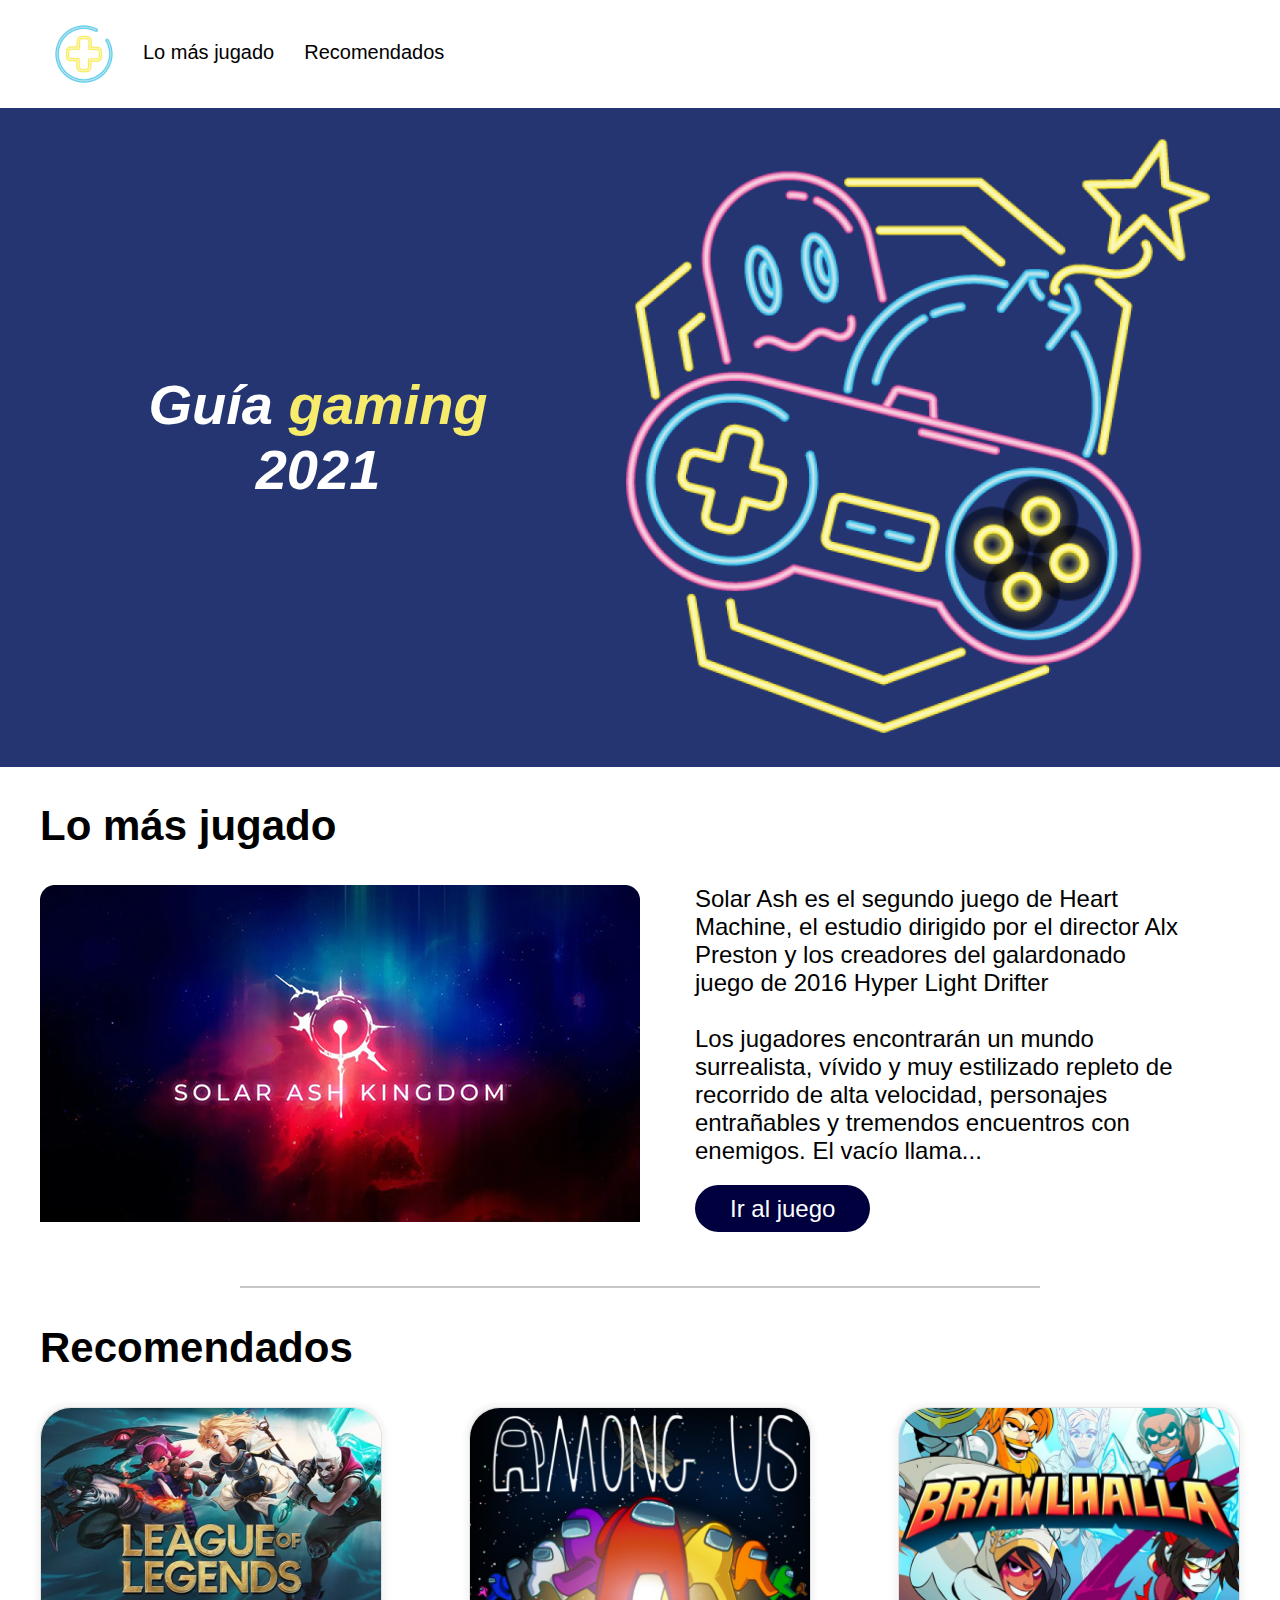
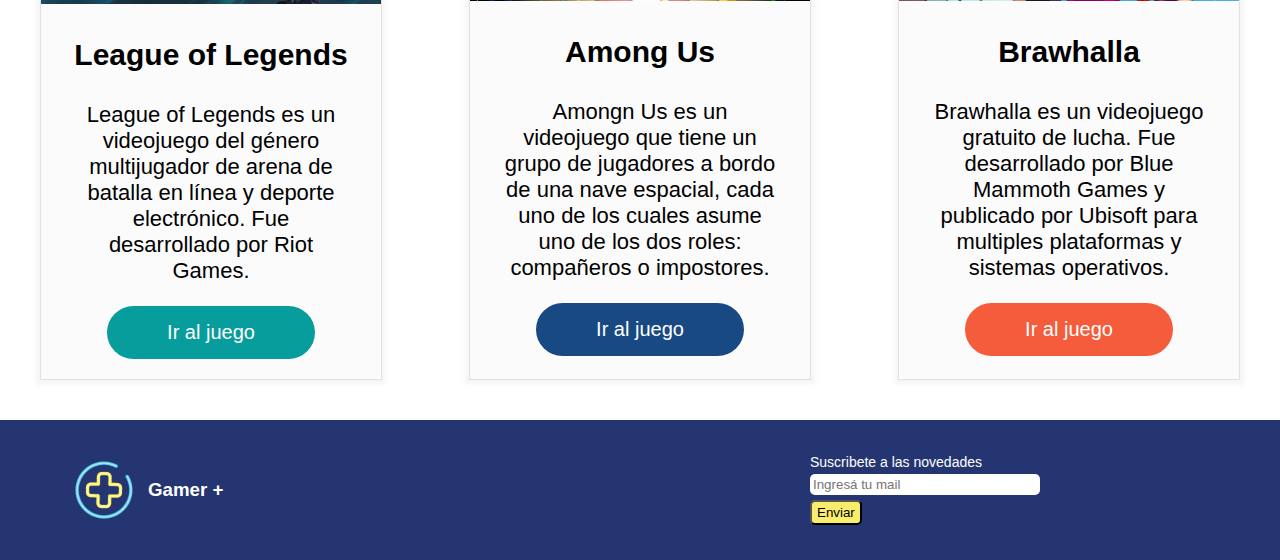
<file: Ejercicio Pag Web/index.html>
<!DOCTYPE html>
<html lang="es">
<head>
    <meta charset="UTF-8">
    <meta http-equiv="X-UA-Compatible" content="IE=edge">
    <meta name="viewport" content="width=device-width, initial-scale=1.0">
    <title>Gamer +</title>
    <link rel="stylesheet" href="style.css">
    <link rel="icon" href="img/logo.png">
    </head>
<body>
    <header>
        <nav>
            <div class="container menu">
                <img src="img/logo.png" alt="Logo Gamer Plus">
                <ul>
                    <li>
                        <a href="">Lo más jugado</a>
                    </li>
                    <li>
                        <a href="">Recomendados</a>
                    </li>
                </ul>
            </div>
        </nav>
        <div class="container">
            <div class="header-content">
                <div class="header-title">
                    <h1>Guía <span class="span-h1">gaming</span> 2021</h1>
                </div>
                <div class="header-image">
                    <img src="img/principal.png" alt="joystick, bomba y fantasmita">
                </div>
            </div>
        </div>
    </header>

    <main>
        <section>
            <div class="container">
                <h2>Lo más jugado</h2>
                <div class="mostplay">
                    <div class="mostplay-image">
                        <img src="img/solar-ash.png" alt="logo solar-ash kindom">
                    </div>
                    <div class="mostplay-content">
                        <p>Solar Ash es el segundo juego de Heart Machine, el estudio dirigido por el director Alx Preston y los creadores del galardonado juego de 2016 Hyper Light Drifter <br> <br>Los jugadores encontrarán un mundo surrealista, vívido y muy estilizado repleto de recorrido de alta velocidad, personajes entrañables y tremendos encuentros con enemigos. El vacío llama... </p>
                        <a href="#">Ir al juego</a>
                    </div>
                </div>     
            </div>
        <div class="linea"></div>

        </section>

        <section>
            <div class="container">
                <h2>Recomendados</h2>
                <div class="recommended">
                    <div class="card">
                        <img src="img/lol.png" alt="Logo de League of Legends">
                        <div class="card-info">
                          <h3>League of Legends</h3>
                          <p>League of Legends es un videojuego del género multijugador de arena de batalla en línea y deporte electrónico. Fue desarrollado por Riot Games.</p>
                          <a class="button b-verdeagua" href="#" target="_blank">Ir al juego</a>
                        </div>
                      </div>
                      <div class="card">
                        <img src="img/among_us.png" alt="Logo de Amongn Us">
                        <div class="card-info">
                          <h3>Among Us</h3>
                          <p>Amongn Us es un videojuego que tiene un grupo de jugadores a bordo de una nave espacial, cada uno de los cuales asume uno de los dos roles: compañeros o impostores.</p>
                          <a class="button b-azul" href="#" target="_blank">Ir al juego</a>
                        </div>
                      </div>
                      <div class="card">
                        <img src="img/brawhalla.png" alt="Logo de Brawhalla">
                        <div class="card-info">
                          <h3>Brawhalla</h3>
                          <p>Brawhalla es un videojuego gratuito de lucha. Fue desarrollado por Blue Mammoth Games y publicado por Ubisoft para multiples plataformas y sistemas operativos.</p>
                          <a class="button b-rojo" href="#" target="_blank">Ir al juego</a>
                        </div>
                      </div>
                </div>
            </div>
        </section>
    </main>

    <footer>
        <div class="container pie-de-pag">
            <div class="footer-left">
                <img src="img/logo.png" alt="Logo Gamer Plus">
                <h3>Gamer +</h3>
            </div>
            <div class="footer-right">
                <div class="email-subscription">
                    <h4>Suscribete a las novedades</h4>
                    <input type="text" name="mail" value="" placeholder="Ingresá tu mail">
                    <button class="b-enviar">Enviar</button>
                </div>
                
            </div>
        </div>
        
    </footer>
</body>
</html>
</file>
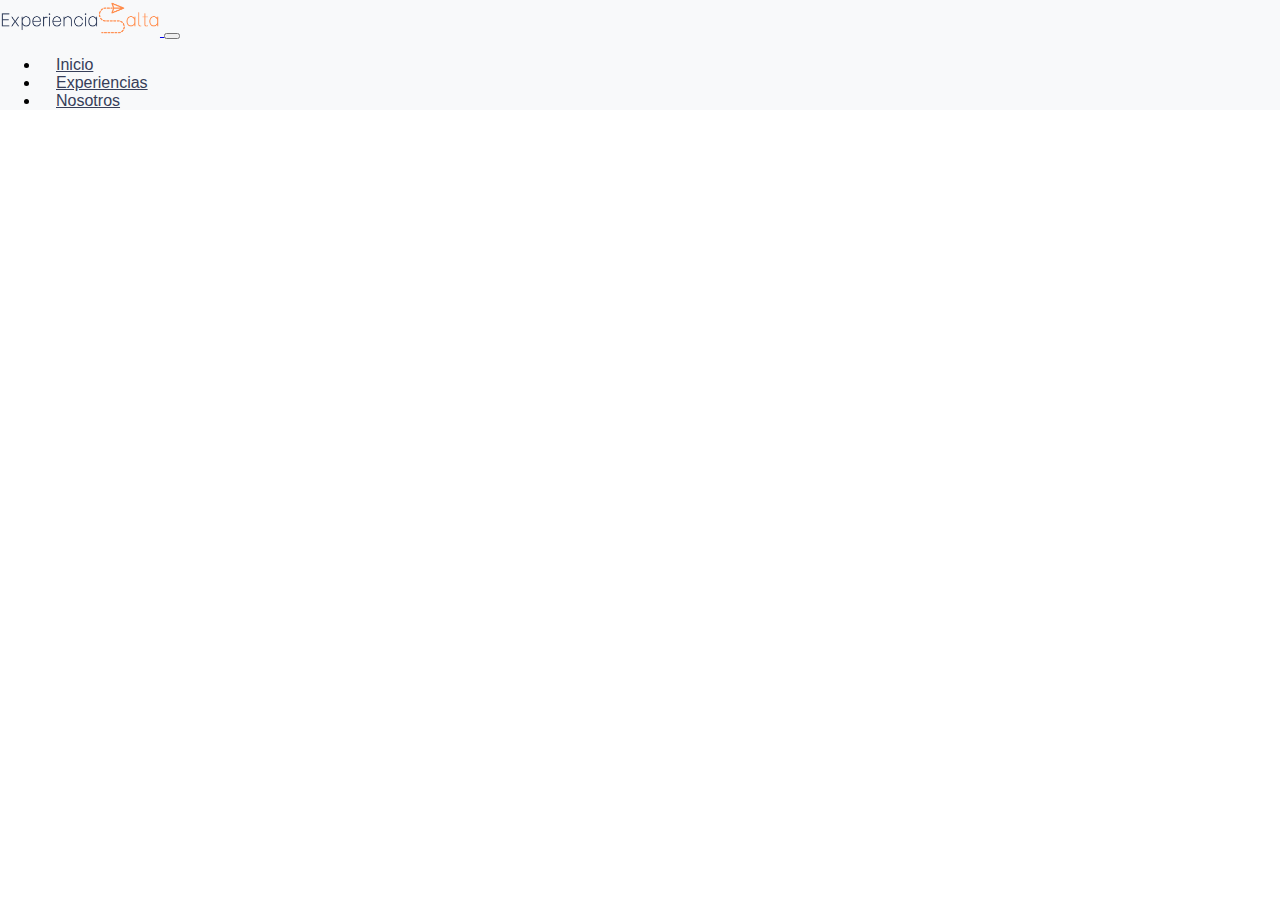
<file: Experiencia Salta/experiencias.html>
<!DOCTYPE html>
<html lang="es">
<head>
    <meta charset="UTF-8">
    <meta http-equiv="X-UA-Compatible" content="IE=edge">
    <meta name="viewport" content="width=device-width, initial-scale=1.0">
    <link href="https://cdn.jsdelivr.net/npm/bootstrap@5.0.1/dist/css/bootstrap.min.css" rel="stylesheet" integrity="sha384-+0n0xVW2eSR5OomGNYDnhzAbDsOXxcvSN1TPprVMTNDbiYZCxYbOOl7+AMvyTG2x" crossorigin="anonymous">
    <script src="https://cdn.jsdelivr.net/npm/bootstrap@5.0.1/dist/js/bootstrap.bundle.min.js" integrity="sha384-gtEjrD/SeCtmISkJkNUaaKMoLD0//ElJ19smozuHV6z3Iehds+3Ulb9Bn9Plx0x4" crossorigin="anonymous"></script>
    <link rel="stylesheet" href="style.css">
    <link rel="icon" href="img/ES-logo-pequeño-fondo.png">
    <title>Experiencias</title>
</head>
<body>
<header>
      <div class="container">
        <nav class="navbar navbar-expand-lg navbar-light bg-light">
          <div class="container-fluid">
            <a class="navbar-brand" href="index.html">
              <img src="img/ExperienciaSalta-logo2.png" alt="logo Experiencia Salta">
            </a>
            <button class="navbar-toggler" type="button" data-bs-toggle="collapse" data-bs-target="#navbarTogglerDemo02" aria-controls="navbarTogglerDemo02" aria-expanded="false" aria-label="Toggle navigation">
              <span class="navbar-toggler-icon"></span>
            </button>
            <div class="collapse navbar-collapse" id="navbarTogglerDemo02">
              <ul class="navbar-nav ms-auto mb-2 mb-lg-0">
                <li class="nav-item">
                  <a class="nav-link active" aria-current="page" href="index.html">Inicio</a>
                </li>
                <li class="nav-item">
                  <a class="nav-link" href="experiencias.html">Experiencias</a>
                </li>
                <li class="nav-item">
                  <a class="nav-link" href="Nosotros.html" tabindex="-1" aria-disabled="true">Nosotros</a>
                </li>
              </ul>
            </div>
          </div>
        </nav>
      </div>
</header>
<main>
    <section></section>
    <section></section>
</main>
<footer>

</footer>
</body>
</html>
</file>
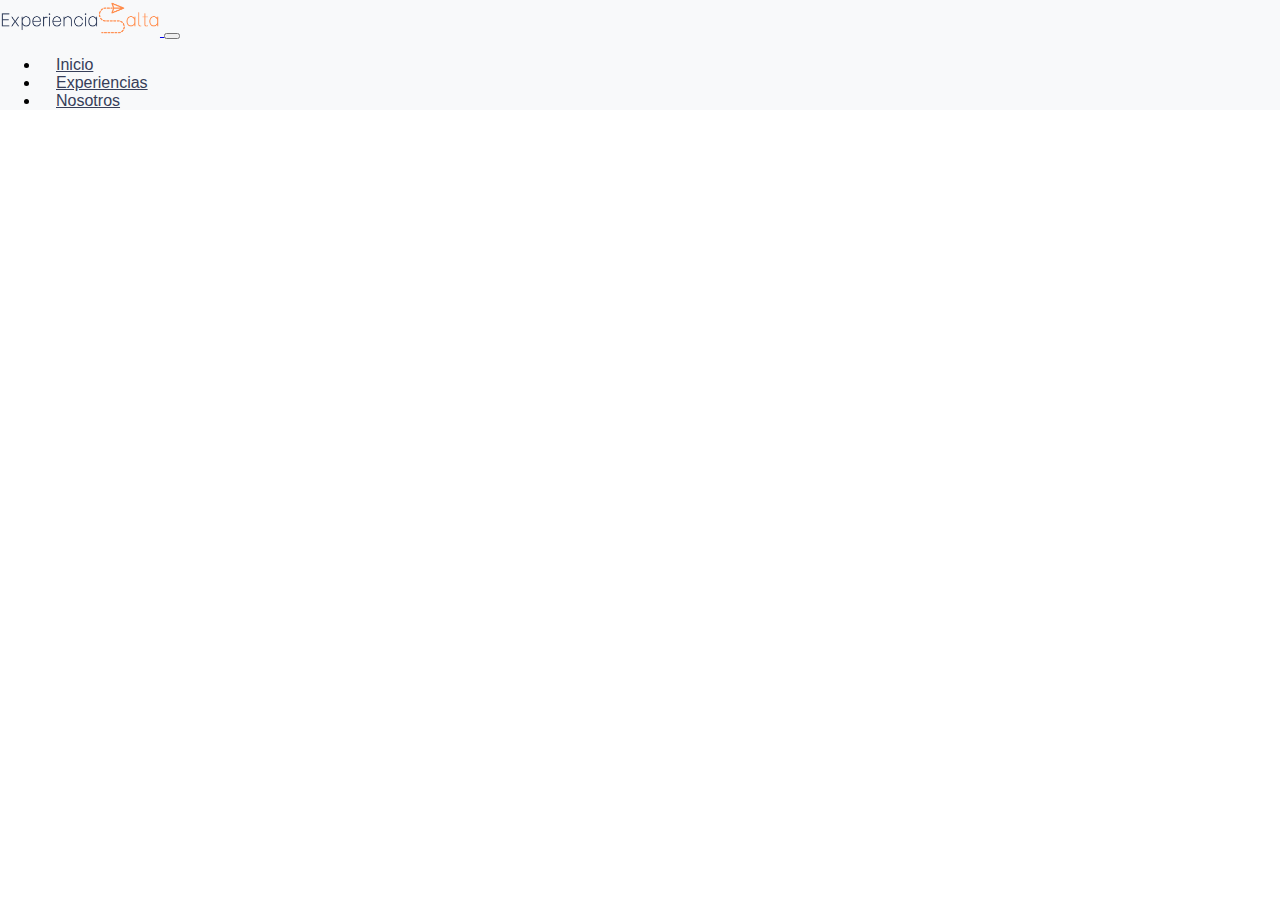
<file: Experiencia Salta/Nosotros.html>
<!DOCTYPE html>
<html lang="es">
<head>
    <meta charset="UTF-8">
    <meta http-equiv="X-UA-Compatible" content="IE=edge">
    <meta name="viewport" content="width=device-width, initial-scale=1.0">
    <link href="https://cdn.jsdelivr.net/npm/bootstrap@5.0.1/dist/css/bootstrap.min.css" rel="stylesheet" integrity="sha384-+0n0xVW2eSR5OomGNYDnhzAbDsOXxcvSN1TPprVMTNDbiYZCxYbOOl7+AMvyTG2x" crossorigin="anonymous">
    <script src="https://cdn.jsdelivr.net/npm/bootstrap@5.0.1/dist/js/bootstrap.bundle.min.js" integrity="sha384-gtEjrD/SeCtmISkJkNUaaKMoLD0//ElJ19smozuHV6z3Iehds+3Ulb9Bn9Plx0x4" crossorigin="anonymous"></script>
    <link rel="stylesheet" href="style.css">
    <link rel="icon" href="img/ES-logo-pequeño-fondo.png">
    <title>Nosotros</title>
</head>
<body>
  <header>
    <div class="container">
      <nav class="navbar navbar-expand-lg navbar-light bg-light">
        <div class="container-fluid">
          <a class="navbar-brand" href="index.html" >
            <img src="img/ExperienciaSalta-logo2.png" alt="logo Experiencia Salta">
          </a>
          <button class="navbar-toggler" type="button" data-bs-toggle="collapse" data-bs-target="#navbarTogglerDemo02" aria-controls="navbarTogglerDemo02" aria-expanded="false" aria-label="Toggle navigation">
            <span class="navbar-toggler-icon"></span>
          </button>
          <div class="collapse navbar-collapse" id="navbarTogglerDemo02">
            <ul class="navbar-nav ms-auto mb-2 mb-lg-0">
              <li class="nav-item">
                <a class="nav-link active" aria-current="page" href="index.html">Inicio</a>
              </li>
              <li class="nav-item">
                <a class="nav-link" href="experiencias.html">Experiencias</a>
              </li>
              <li class="nav-item">
                <a class="nav-link" href="Nosotros.html" tabindex="-1" aria-disabled="true">Nosotros</a>
              </li>
            </ul>
          </div>
        </div>
      </nav>
    </div>
  </header>
<main>
    <section></section>
    <section></section>
</main>
<footer>

</footer>
</body>
</html>
</file>
<file: Ejercicio Pag Web/style.css>
body{
    margin: 0;
    font-family: Roboto, Helvetica, sans-serif
}

header{
    background-color: #243572;
}

.container {
    max-width: 1200px;
    margin: 0 auto;
    
}

.menu {
    display: flex;
    padding: 10px;
}
.menu img{
    padding: 15px;
}

header nav{
    background-color: white;
}

nav ul {
    display: flex;
    list-style: none;
    padding: 0;
  }
nav ul a {
    display: inline-block;
    text-decoration: none;
    color: black;
    padding: 15px;
    font-size: 20px;
  }

.header-content{
    display: flex;
    align-items: center;
    justify-content: center;
}
.header-title{
    display: flex;
    justify-content: center;
    text-align: center;
    padding: 60px;
    max-width: 50%;
    font-style: italic;
    font-size: 28px;
    color: white;
}
.span-h1{
    color: #f6eb6b;
}
.header-image{
    justify-content: center;
    padding: 30px;
   }
.header-image img{
    max-width: 100%;
}

h2{
 font-size: 42px;
}
.mostplay{
    display: flex;
    padding: 0px 0px 40px 0px;
}
.mostplay p{
    margin: 0px 0px 30px 0px;
}
.mostplay-content{
    font-size: 24px;
    padding: 0px 55px 0px 55px;
}
.mostplay-content a{
    text-decoration: none;
    color: white;
    background-color: #00003e;
    border-radius: 30px;
    padding: 10px 35px;
    }
.linea{
    border-top: 2px solid rgb(199, 199, 199);
    height: 2px;   
    padding: 0;
    margin: 20px auto 0 auto;
    max-width: 800px;
}

.recommended {
    display: flex;
    justify-content: space-between;
    padding: 0px 0px 40px 0px;
}

.card {
    width: 340px;
    border: 1px solid rgba(0,0,0,0.1);
    background-color: #FBFBFB;
    border-radius: 30px 30px 0 0;
    text-align: center;
    box-shadow: 0px 0px 4px 4px rgba(168, 157, 157, 0.1);
    }
  
  .card-info {
    padding: 0 30px 20px 30px;
  }
  
  .card img {
    max-width: 100%;
    border-radius: 30px 30px 0 0;
  }
  
  .card-info p {
    text-align: center;
    font-size: 22px;
  }

  .card-info h3{
      font-size: 30px;
  }

  .button {
    display: inline-block;
    border: none;
    border-radius: 30px;
    padding: 15px 60px;
    text-decoration: none;
    color: white;
    font-size: 20px;
}
.b-verdeagua{
    background-color: #079d9c;
}
.b-azul{
    background-color: #184983;
}
.b-rojo{
    background-color: #f45c3b;
}

footer{
    background-color: #243572;
}
.pie-de-pag{
    display: flex;
    justify-content: space-between;
}
.footer-left{
    width: 50%;
    display: flex;
    padding: 20px;
    color: white;
    align-items: center;
}
.footer-left img{
    margin: 15px;
}

.footer-right{
    width: 50%;
    padding:30px 50px;
    display: flex;
    justify-content: center;
    align-items: center;
}
.footer-right h4{
    color: white;
    font-size: 14px;
    font-weight: lighter;
    margin: 4px 0px;
}
.email-subscription input{
    display:block;
    border-radius: 5px;
    border: grey;
    padding: 3px 50px 3px 3px;
}
.b-enviar{
    background-color:#f8ee6b;
    border-radius: 5px;
    padding: 3px 5px;
    margin: 5px 0px;
}
</file>
<file: Experiencia Salta/style.css>
body{
    font-family: 'Be Vietnam', sans-serif;
    margin: 0;
}

header {
    background-color: #f8f9fa;
} 

.navbar-brand img{
    max-width:160px;
    display:inline-block;

}

.navbar-light .navbar-nav .nav-link {
    color: #363E59;
    }

.navbar-light .navbar-nav .nav-link:focus, .navbar-light .navbar-nav .nav-link:hover {
    color: #f28b50;
}

.navbar-light .navbar-nav .nav-link:focus, .navbar-light .navbar-nav .nav-link:active {
    color: #f28b50;
    text-decoration: underline #363E59;
}

.navbar-expand-lg .navbar-nav .nav-link {
    padding-right: 1rem;
    padding-left: 1rem;
}

.fondo-primerafranja{
    background-image: url('img/paisaje-cafayate08.png');
    background-repeat: no-repeat;
    background-position: center;
    background-size: cover;
    }

.fondo-primerafranja h2{
    font-size: 4rem;
    text-align: center;
    text-shadow: 1px 1px 4px black;
    
}

.fondo-primerafranja h3{
    text-align: center;
    margin-bottom: 30px;
    text-shadow: 1px 1px 4px black;
    
}
@media (max-width: 768px) {
    .fondo-primerafranja h2{
        font-size: 2.5rem;
    }
}

.color-blanco{
    color: white;
}

.color-amarillo{
    color: #F2C572;
}
.color-azul{
    color: #363E59;
}
.color-naranja{
    color: #F28B50;
}
.color-mandarina{
    color: #F26E50;
}
.color-marron{
    color: #A66253;
}
.bg-amarillo{
    background-color: #F2C572;
}
.bg-azul{
    background-color: #363E59;
}
.bg-naranja{
    background-color: #F28B50;
}
.bg-mandarina{
    background-color: #F26E50;
}
.bg-marron{
    background-color: #A66253;
}

.fondo-primerafranja .container {
    padding: 200px 20px;
}
.btn-primary {
    border-color: #F28B50;
    box-shadow: 1px 1px 4px black;
    padding: 5px 5px;
    font-weight: 600;
}

.btn-primary:hover {
    color: #F28B50;
    background-color: #363E59;
    border-color: #363E59;
}

.image-i img{
        max-width: 80%;
        display:inline-block;
}

.image2-i img{
    max-width: 100%;
    display:inline-block;
}
.image-i, .image2-i{
    text-align: center;
}
.info-i {
    display: flex;
    justify-content: center;
    align-items: center;
}

h1{
    font-size: 4rem;
    margin: 25px 0;
}

.info-i h2{
    font-size: 4rem;
    margin: 25px 0;
}

.info-i .text-center p{
    font-size: 1.3rem;
    margin: 25px 0
}
@media (max-width: 768px) {
    .image-i img{
    max-width: 60%;
    }
    h1{
    font-size: 2.5rem;
    }
    .info-i h2{
        font-size: 2.5rem;
        }
    .info-i .text-center p{
    font-size: .9rem;
    }
    .px-5 {
        padding: none;
    }
}

@media (max-width: 357px) {
    .h3, h3 {
        font-size: 1.4rem;
    }
}

.card{
    display: flex;
    justify-content: center;
    align-items: center;
    padding: 0px;
}

.cards .row>* {
    padding-left: 0px;
    padding-right: 0px;
}

.cards h3{
    font-size: 2rem;
}

.cards h4{
    font-size: 1.3rem;
}

.cards p{
    font-size: 1rem;
}

.cards .c-info{
    padding: 80px 10px;
}

.card-bg-image-1 {
    background-image: url('img/postaDeYatasto03.jpg');
    background-repeat: no-repeat;
    background-position: center;
    background-size: cover;
} 

.card-bg-image-2 {
    background-image: url('img/laViña02.jpg');
    background-repeat: no-repeat;
    background-position: center;
    background-size: cover;
} 

.card-bg-image-3 {
    background-image: url('img/monumento-guemes02.jpg');
    background-repeat: no-repeat;
    background-position: center;
    background-size: cover;
} 
.card-bg-image-4 {
    background-image: url('img/hotelDesing02.jpg');
    background-repeat: no-repeat;
    background-position: center;
    background-size: cover;

} 

.text-sombra{
    text-shadow: 2px 2px 3px black
}

.entrada-destacada-blog{
    margin: 60px 0px;
}

.blog-bg-image-1{
    background-image: url('img/guemes02.jpg');
    background-repeat: no-repeat;
    background-position: center;
    background-size: cover;
}

.blog-info{
    padding: 80px;
}

.blog-info h4{
    font-size: 4rem;
}

@media (max-width: 357px) {
    .blog-info h4{
        font-size: 1.6rem;
    }
}

.pie .footer-image img{
    max-width: 30%;
    display:inline-block;
}
.pie{
    margin-top: -60px;
}
</file>
